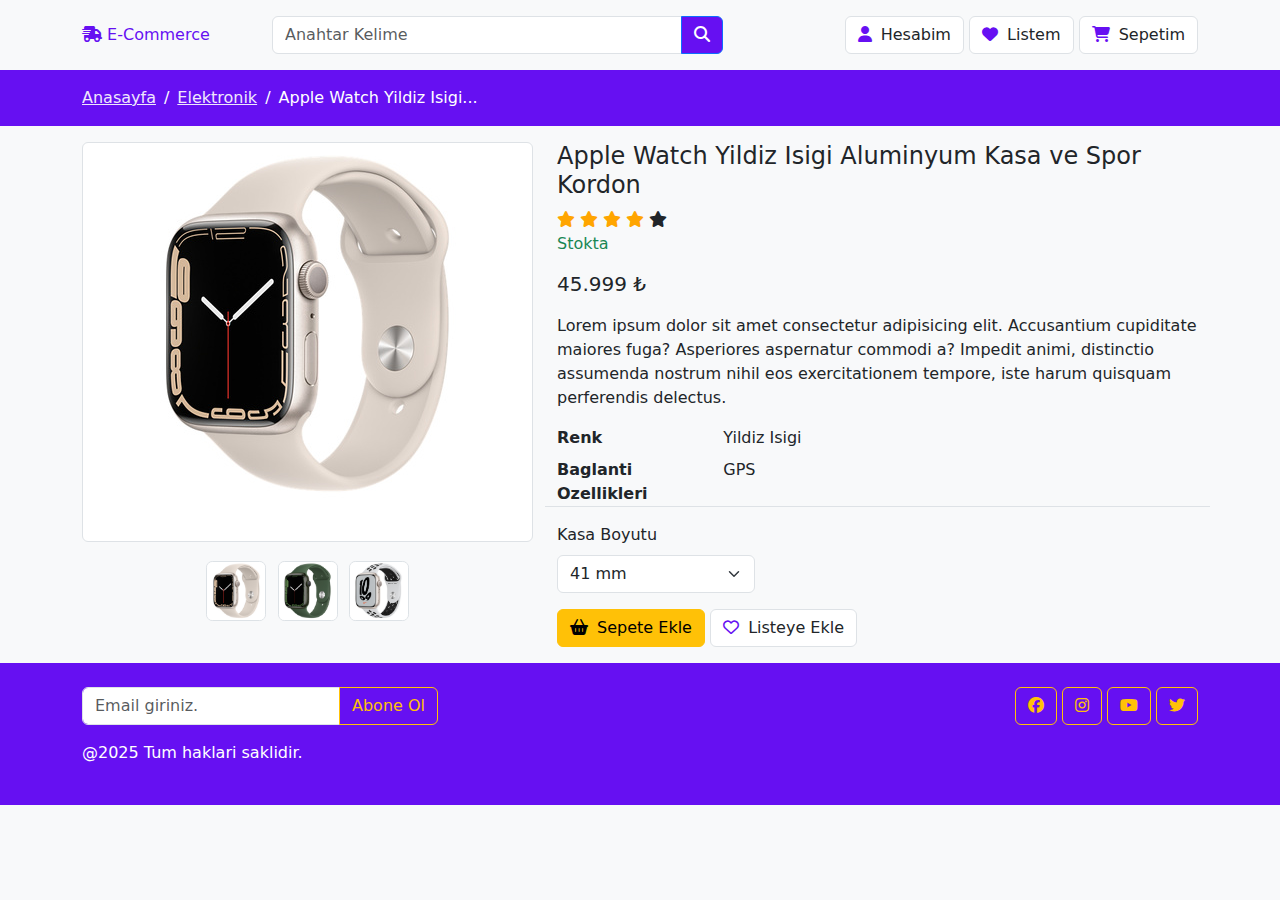
<file: details.html>
<!DOCTYPE html>
<html lang="en">
<head>
    <meta charset="UTF-8">
    <meta name="viewport" content="width=device-width, initial-scale=1.0">
    <link rel="stylesheet" href="https://cdnjs.cloudflare.com/ajax/libs/bootstrap/5.3.3/css/bootstrap.min.css" integrity="sha512-jnSuA4Ss2PkkikSOLtYs8BlYIeeIK1h99ty4YfvRPAlzr377vr3CXDb7sb7eEEBYjDtcYj+AjBH3FLv5uSJuXg==" crossorigin="anonymous" referrerpolicy="no-referrer" />
    <link rel="stylesheet" href="https://cdnjs.cloudflare.com/ajax/libs/font-awesome/6.7.2/css/all.min.css" integrity="sha512-Evv84Mr4kqVGRNSgIGL/F/aIDqQb7xQ2vcrdIwxfjThSH8CSR7PBEakCr51Ck+w+/U6swU2Im1vVX0SVk9ABhg==" crossorigin="anonymous" referrerpolicy="no-referrer" />
    <link rel="stylesheet" href="css/styles.css">
    <title>E-Commerce</title>
</head>
<body class="bg-light">
    <header>
        <section class="top-bar">
            <div class="container">
                <div class="row gy-2 align-items-center">
                    <div class="col-lg-2 col-sm-4 col-4">
                        <a href="index.html" class="navbar-brand"><i class="fa-solid fa-truck-fast"></i> E-Commerce</a>
                    </div>

                    <div class="col-lg-5 col-sm-8 col-8 order-lg-last">
                        <div class="text-end">
                            <a href="#" class="btn btn-light">
                                <i class="fa fa-user"></i> <span class="ms-1 d-none d-sm-inline-block">Hesabim</span>
                            </a>

                            <a href="#" class="btn btn-light">
                                <i class="fa fa-heart"></i> <span class="ms-1 d-none d-sm-inline-block">Listem</span>
                            </a>

                            <a href="#" class="btn btn-light">
                                <i class="fa fa-shopping-cart"></i> <span class="ms-1 d-none d-sm-inline-block">Sepetim</span>
                            </a>
                        </div>
                    </div>

                    <div class="col-lg-5">
                        <form>
                            <div class="input-group">
                                <input type="text" placeholder="Anahtar Kelime" class="form-control">

                                <button class="btn btn-primary">
                                    <i class="fa fa-search"></i>
                                </button>
                            </div>
                        </form>
                    </div>
                </div>
            </div>
        </section>

        <section class="bg-primary p-3">
            <div class="container">
                <nav>
                    <ol class="breadcrumb mb-0">
                        <li class="breadcrumb-item">
                            <a href="#">Anasayfa</a>
                        </li>

                        <li class="breadcrumb-item">
                            <a href="#">Elektronik</a>
                        </li>

                        <li class="breadcrumb-item">Apple Watch Yildiz Isigi...</li>
                    </ol>
                </nav>
            </div>
        </section>
    </header>

    <section class="mt-3">
        <div class="container">
            <div class="row">
                <div class="col-lg-5">
                    <div class="gallery-wrap">
                        <div class="img-big-wrap img-thumbnail">
                            <a href="img/1-big.jpeg" data-type="image" data-fslightbox>
                                <img src="img/1.jpeg" alt="">
                            </a>
                        </div>

                        <div class="thumbs-wrap">
                            <a href="img/1-big.jpeg" data-type="image" data-fslightbox>
                                <img src="img/1.jpeg" height="60" alt="">
                            </a>

                            <a href="img/2-big.jpeg" data-type="image" data-fslightbox>
                                <img src="img/2.jpeg" height="60" alt="">
                            </a>

                            <a href="img/3-big.jpeg" data-type="image" data-fslightbox>
                                <img src="img/3.jpeg" height="60" alt="">
                            </a>
                        </div>
                    </div>
                </div>

                <div class="col-lg-7">
                    <article>
                        <h4 class="title text-dark">Apple Watch Yildiz Isigi Aluminyum Kasa ve Spor Kordon</h4>

                        <div class="rating-wrap">
                            <span class="fa fa-star checked"></span>
                            <span class="fa fa-star checked"></span>
                            <span class="fa fa-star checked"></span>
                            <span class="fa fa-star checked"></span>
                            <span class="fa fa-star"></span>
                        </div>

                        <p class="text-success">Stokta</p>

                        <div class="mb-3"><b class="price h5">45.999 ₺</b></div>

                        <div class="product-description mb-3">Lorem ipsum dolor sit amet consectetur adipisicing elit. Accusantium cupiditate maiores fuga? Asperiores aspernatur commodi a? Impedit animi, distinctio assumenda nostrum nihil eos exercitationem tempore, iste harum quisquam perferendis delectus.</div>

                        <dl class="row border-bottom">
                            <dt class="col-3">Renk</dt>
                            <dd class="col-9">Yildiz Isigi</dd>

                            <dt class="col-3">Baglanti Ozellikleri</dt>
                            <dd class="col-9">GPS</dd>
                        </dl>

                        <div class="row mb-3">
                            <div class="col-md-4 col-6">
                                <label class="form-label">Kasa Boyutu</label>

                                <select class="form-select">
                                    <option value="">41 mm</option>
                                    <option value="">45 mm</option>
                                </select>
                            </div>
                        </div>

                        <div class="buttons">
                            <a href="#" class="btn btn-warning">
                                <i class="fa fa-shopping-basket me-1"></i> Sepete Ekle
                            </a>

                            <a href="#" class="btn btn-light">
                                <i class="fa-regular fa-heart me-1"></i> Listeye Ekle
                            </a>
                        </div>
                    </article>
                </div>
            </div>
        </div>
    </section>

    <footer class="mt-3 py-4 bg-primary">
        <div class="container">
            <div class="row gy-3">
                <div class="col-md-6 col-lg-4">
                    <form>
                        <div class="input-group">
                            <input type="email" class="form-control" placeholder="Email giriniz.">

                            <button type="button" class="btn btn-outline-warning">Abone Ol</button>
                        </div>
                    </form>
                </div>

                <div class="col-md-6 col-lg-8">
                    <nav class="text-center text-md-end">
                        <a href="#" class="btn btn-icon btn-outline-warning">
                            <i class="fab fa-facebook"></i>
                        </a>

                        <a href="#" class="btn btn-icon btn-outline-warning">
                            <i class="fab fa-instagram"></i>
                        </a>

                        <a href="#" class="btn btn-icon btn-outline-warning">
                            <i class="fab fa-youtube"></i>
                        </a>

                        <a href="#" class="btn btn-icon btn-outline-warning">
                            <i class="fab fa-twitter"></i>
                        </a>
                    </nav>
                </div>

                <div class="col-12">
                    <p class="text-center text-md-start text-white">@2025 Tum haklari saklidir.</p>
                </div>
            </div>
        </div>
    </footer>
    
    <script src="js/fslightbox.js"></script>
    <script src="https://cdnjs.cloudflare.com/ajax/libs/bootstrap/5.3.3/js/bootstrap.bundle.min.js" integrity="sha512-7Pi/otdlbbCR+LnW+F7PwFcSDJOuUJB3OxtEHbg4vSMvzvJjde4Po1v4BR9Gdc9aXNUNFVUY+SK51wWT8WF0Gg==" crossorigin="anonymous" referrerpolicy="no-referrer"></script>
</body>
</html>
</file>
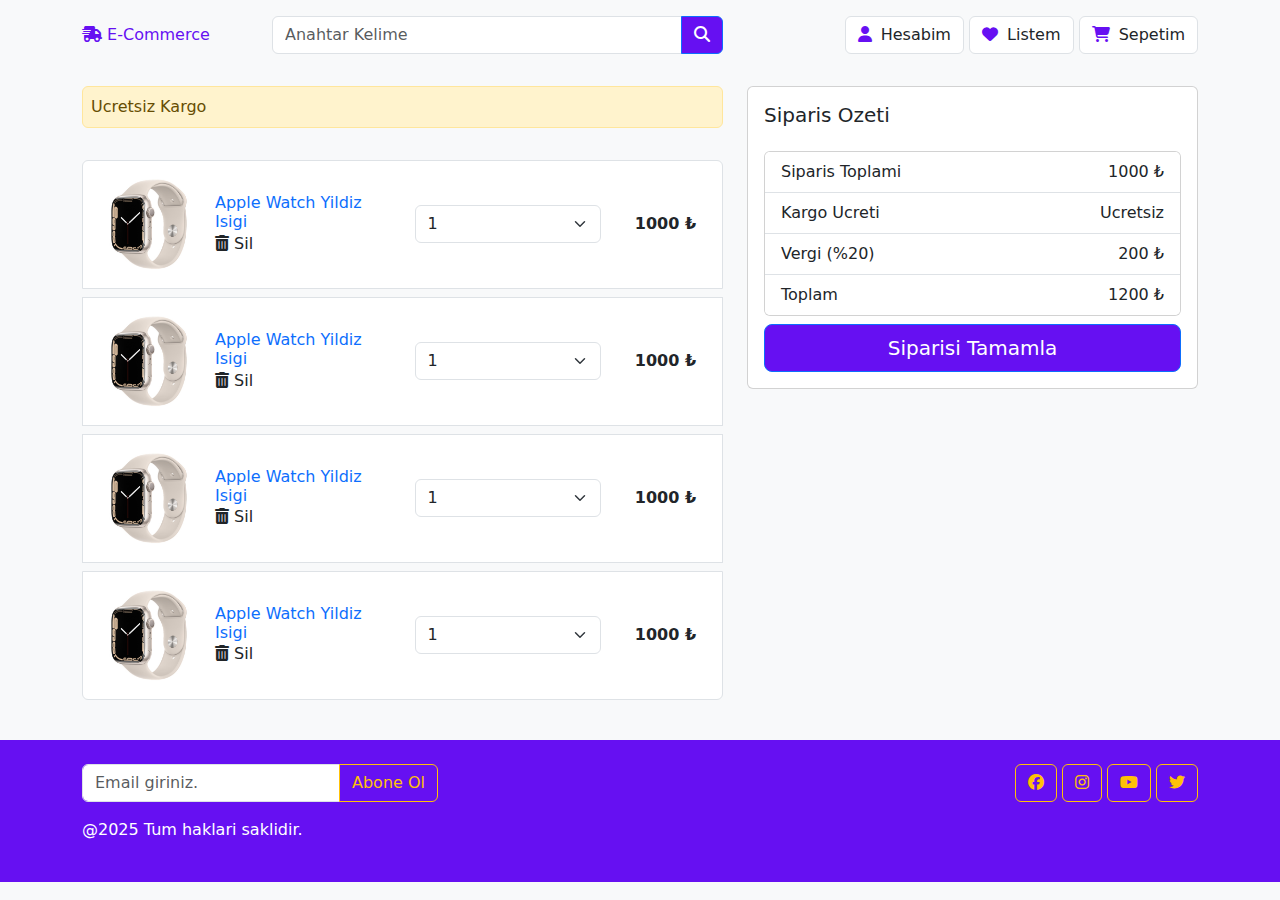
<file: shopping-cart.html>
<!DOCTYPE html>
<html lang="en">
<head>
    <meta charset="UTF-8">
    <meta name="viewport" content="width=device-width, initial-scale=1.0">
    <link rel="stylesheet" href="https://cdnjs.cloudflare.com/ajax/libs/bootstrap/5.3.3/css/bootstrap.min.css" integrity="sha512-jnSuA4Ss2PkkikSOLtYs8BlYIeeIK1h99ty4YfvRPAlzr377vr3CXDb7sb7eEEBYjDtcYj+AjBH3FLv5uSJuXg==" crossorigin="anonymous" referrerpolicy="no-referrer" />
    <link rel="stylesheet" href="https://cdnjs.cloudflare.com/ajax/libs/font-awesome/6.7.2/css/all.min.css" integrity="sha512-Evv84Mr4kqVGRNSgIGL/F/aIDqQb7xQ2vcrdIwxfjThSH8CSR7PBEakCr51Ck+w+/U6swU2Im1vVX0SVk9ABhg==" crossorigin="anonymous" referrerpolicy="no-referrer" />
    <link rel="stylesheet" href="css/styles.css">
    <title>E-Commerce</title>
</head>
<body class="bg-light">
    <header>
        <section class="top-bar">
            <div class="container">
                <div class="row gy-2 align-items-center">
                    <div class="col-lg-2 col-sm-4 col-4">
                        <a href="index.html" class="navbar-brand"><i class="fa-solid fa-truck-fast"></i> E-Commerce</a>
                    </div>

                    <div class="col-lg-5 col-sm-8 col-8 order-lg-last">
                        <div class="text-end">
                            <a href="#" class="btn btn-light">
                                <i class="fa fa-user"></i> <span class="ms-1 d-none d-sm-inline-block">Hesabim</span>
                            </a>

                            <a href="#" class="btn btn-light">
                                <i class="fa fa-heart"></i> <span class="ms-1 d-none d-sm-inline-block">Listem</span>
                            </a>

                            <a href="#" class="btn btn-light">
                                <i class="fa fa-shopping-cart"></i> <span class="ms-1 d-none d-sm-inline-block">Sepetim</span>
                            </a>
                        </div>
                    </div>

                    <div class="col-lg-5">
                        <form>
                            <div class="input-group">
                                <input type="text" placeholder="Anahtar Kelime" class="form-control">

                                <button class="btn btn-primary">
                                    <i class="fa fa-search"></i>
                                </button>
                            </div>
                        </form>
                    </div>
                </div>
            </div>
        </section>
    </header>

    <section class="mt-3">
        <div class="container">
            <div class="row">
                <div class="col-lg-7">
                    <div class="alert alert-warning p-2">Ucretsiz Kargo</div>

                    <div class="py-3">
                        <ul class="list-group">
                            <li class="py-3 mb-2 border-top list-group-item">
                                <div class="row align-items-center">
                                    <div class="col-6">
                                        <div class="d-flex align-items-center">
                                            <img src="img/1.jpeg" style="width: 100px;" alt="">

                                            <div class="ms-3">
                                                <a href="#" class="text-decoration-none">
                                                    <h6 class="mb-0">Apple Watch Yildiz Isigi</h6>
                                                </a>

                                                <i class="fa-solid fa-trash-can"></i> Sil
                                            </div>
                                        </div>
                                    </div>

                                    <div class="col-4">
                                        <select class="form-select">
                                            <option>1</option>
                                            <option>2</option>
                                            <option>3</option>
                                        </select>
                                    </div>

                                    <div class="col-2 text-center">
                                        <span class="fw-bold">1000 ₺</span>
                                    </div>
                                </div>
                            </li>

                            <li class="py-3 mb-2 border-top list-group-item">
                                <div class="row align-items-center">
                                    <div class="col-6">
                                        <div class="d-flex align-items-center">
                                            <img src="img/1.jpeg" style="width: 100px;" alt="">

                                            <div class="ms-3">
                                                <a href="#" class="text-decoration-none">
                                                    <h6 class="mb-0">Apple Watch Yildiz Isigi</h6>
                                                </a>

                                                <i class="fa-solid fa-trash-can"></i> Sil
                                            </div>
                                        </div>
                                    </div>

                                    <div class="col-4">
                                        <select class="form-select">
                                            <option>1</option>
                                            <option>2</option>
                                            <option>3</option>
                                        </select>
                                    </div>

                                    <div class="col-2 text-center">
                                        <span class="fw-bold">1000 ₺</span>
                                    </div>
                                </div>
                            </li>

                            <li class="py-3 mb-2 border-top list-group-item">
                                <div class="row align-items-center">
                                    <div class="col-6">
                                        <div class="d-flex align-items-center">
                                            <img src="img/1.jpeg" style="width: 100px;" alt="">

                                            <div class="ms-3">
                                                <a href="#" class="text-decoration-none">
                                                    <h6 class="mb-0">Apple Watch Yildiz Isigi</h6>
                                                </a>

                                                <i class="fa-solid fa-trash-can"></i> Sil
                                            </div>
                                        </div>
                                    </div>

                                    <div class="col-4">
                                        <select class="form-select">
                                            <option>1</option>
                                            <option>2</option>
                                            <option>3</option>
                                        </select>
                                    </div>

                                    <div class="col-2 text-center">
                                        <span class="fw-bold">1000 ₺</span>
                                    </div>
                                </div>
                            </li>

                            <li class="py-3 mb-2 border-top list-group-item">
                                <div class="row align-items-center">
                                    <div class="col-6">
                                        <div class="d-flex align-items-center">
                                            <img src="img/1.jpeg" style="width: 100px;" alt="">

                                            <div class="ms-3">
                                                <a href="#" class="text-decoration-none">
                                                    <h6 class="mb-0">Apple Watch Yildiz Isigi</h6>
                                                </a>

                                                <i class="fa-solid fa-trash-can"></i> Sil
                                            </div>
                                        </div>
                                    </div>

                                    <div class="col-4">
                                        <select class="form-select">
                                            <option>1</option>
                                            <option>2</option>
                                            <option>3</option>
                                        </select>
                                    </div>

                                    <div class="col-2 text-center">
                                        <span class="fw-bold">1000 ₺</span>
                                    </div>
                                </div>
                            </li>
                        </ul>
                    </div>
                </div>

                <div class="col-lg-5">
                    <div class="card">
                        <div class="p-3 card-body">
                            <h2 class="h5 mb-4">Siparis Ozeti</h2>

                            <div class="card mb-2">
                                <div class="list-group list-group-flush">
                                    <div class="d-flex justify-content-center align-items-center list-group-item">
                                        <div class="me-auto">
                                            <div>Siparis Toplami</div>
                                        </div>

                                        <span>1000 ₺</span>
                                    </div>

                                    <div class="d-flex justify-content-center align-items-center list-group-item">
                                        <div class="me-auto">
                                            <div>Kargo Ucreti</div>
                                        </div>

                                        <span>Ucretsiz</span>
                                    </div>

                                    <div class="d-flex justify-content-center align-items-center list-group-item">
                                        <div class="me-auto">
                                            <div>Vergi (%20)</div>
                                        </div>

                                        <span>200 ₺</span>
                                    </div>

                                    <div class="d-flex justify-content-center align-items-center list-group-item">
                                        <div class="me-auto">
                                            <div>Toplam</div>
                                        </div>

                                        <span>1200 ₺</span>
                                    </div>
                                </div>
                            </div>

                            <div class="d-grid">
                                <a href="#" class="btn btn-primary btn-lg">Siparisi Tamamla</a>
                            </div>
                        </div>
                    </div>
                </div>
            </div>
        </div>
    </section>

    <footer class="mt-3 py-4 bg-primary">
        <div class="container">
            <div class="row gy-3">
                <div class="col-md-6 col-lg-4">
                    <form>
                        <div class="input-group">
                            <input type="email" class="form-control" placeholder="Email giriniz.">

                            <button type="button" class="btn btn-outline-warning">Abone Ol</button>
                        </div>
                    </form>
                </div>

                <div class="col-md-6 col-lg-8">
                    <nav class="text-center text-md-end">
                        <a href="#" class="btn btn-icon btn-outline-warning">
                            <i class="fab fa-facebook"></i>
                        </a>

                        <a href="#" class="btn btn-icon btn-outline-warning">
                            <i class="fab fa-instagram"></i>
                        </a>

                        <a href="#" class="btn btn-icon btn-outline-warning">
                            <i class="fab fa-youtube"></i>
                        </a>

                        <a href="#" class="btn btn-icon btn-outline-warning">
                            <i class="fab fa-twitter"></i>
                        </a>
                    </nav>
                </div>

                <div class="col-12">
                    <p class="text-center text-md-start text-white">@2025 Tum haklari saklidir.</p>
                </div>
            </div>
        </div>
    </footer>
    
    <script src="js/fslightbox.js"></script>
    <script src="https://cdnjs.cloudflare.com/ajax/libs/bootstrap/5.3.3/js/bootstrap.bundle.min.js" integrity="sha512-7Pi/otdlbbCR+LnW+F7PwFcSDJOuUJB3OxtEHbg4vSMvzvJjde4Po1v4BR9Gdc9aXNUNFVUY+SK51wWT8WF0Gg==" crossorigin="anonymous" referrerpolicy="no-referrer"></script>
</body>
</html>
</file>
<file: css/styles.css>
:root {
    --primary: #6610F2;
}

.top-bar {
    padding-top: 1rem;
    padding-bottom: 1rem;
}

.btn-light {
    background-color: #FFF;
    border-color: #DEE2E6;
    color: #212529;
}

.bg-primary, .btn-primary {
    background-color: var(--primary) !important;
}

.navbar-brand {
    color: var(--primary);
}

.btn-light i {
    color: var(--primary);
}

.slider_nav {
    max-height: 250px;
}

@media (min-width: 1200px) {
    .slider_nav {
        max-height: 300px;
    }
}

@media (min-width: 1400px) {
    .slider_nav {
        max-height: 350px;
    }
}

.img-wrap {
    position: relative;
    padding: 1rem;
    height: 240px;
    text-align: center;
}

.img-wrap img {
    height: 100%;
    width: auto;
    max-width: 100%;
    object-fit: cover;
}

.img-wrap .badge {
    position: absolute;
    top: 10px;
    right: 10px;
}

.info-wrap {
    padding: 1rem 1.2rem;
}

.info-wrap .title {
    display: block;
    text-decoration: none;
    color: #51585E;
}

.breadcrumb a {
    color: #FFF;
    opacity: .9;
}

.breadcrumb .breadcrumb-item {
    color: #FFF;
}

.breadcrumb-item + .breadcrumb-item::before {
    color: #FFF;
}

.gallery-wrap .img-big-wrap {
    width: 100%;
    height: 400px;
    margin-bottom: 1rem;
    text-align: center;
}

.gallery-wrap .img-big-wrap img {
    max-width: 100%;
}

.gallery-wrap .thumbs-wrap {
    text-align: center;
}

.gallery-wrap .thumbs-wrap a {
    width: 60px;
    height: 60px;
    border: 1px solid #DDE2E6;
    border-radius: .4rem;
    margin: 3px;
    display: inline-block;
    overflow: hidden;
}

.gallery-wrap .thumbs-wrap img {
    max-width: 100%;
    height: 100%;
    object-fit: cover;
    cursor: zoom-in;
}

.checked {
    color: orange;
}
</file>
